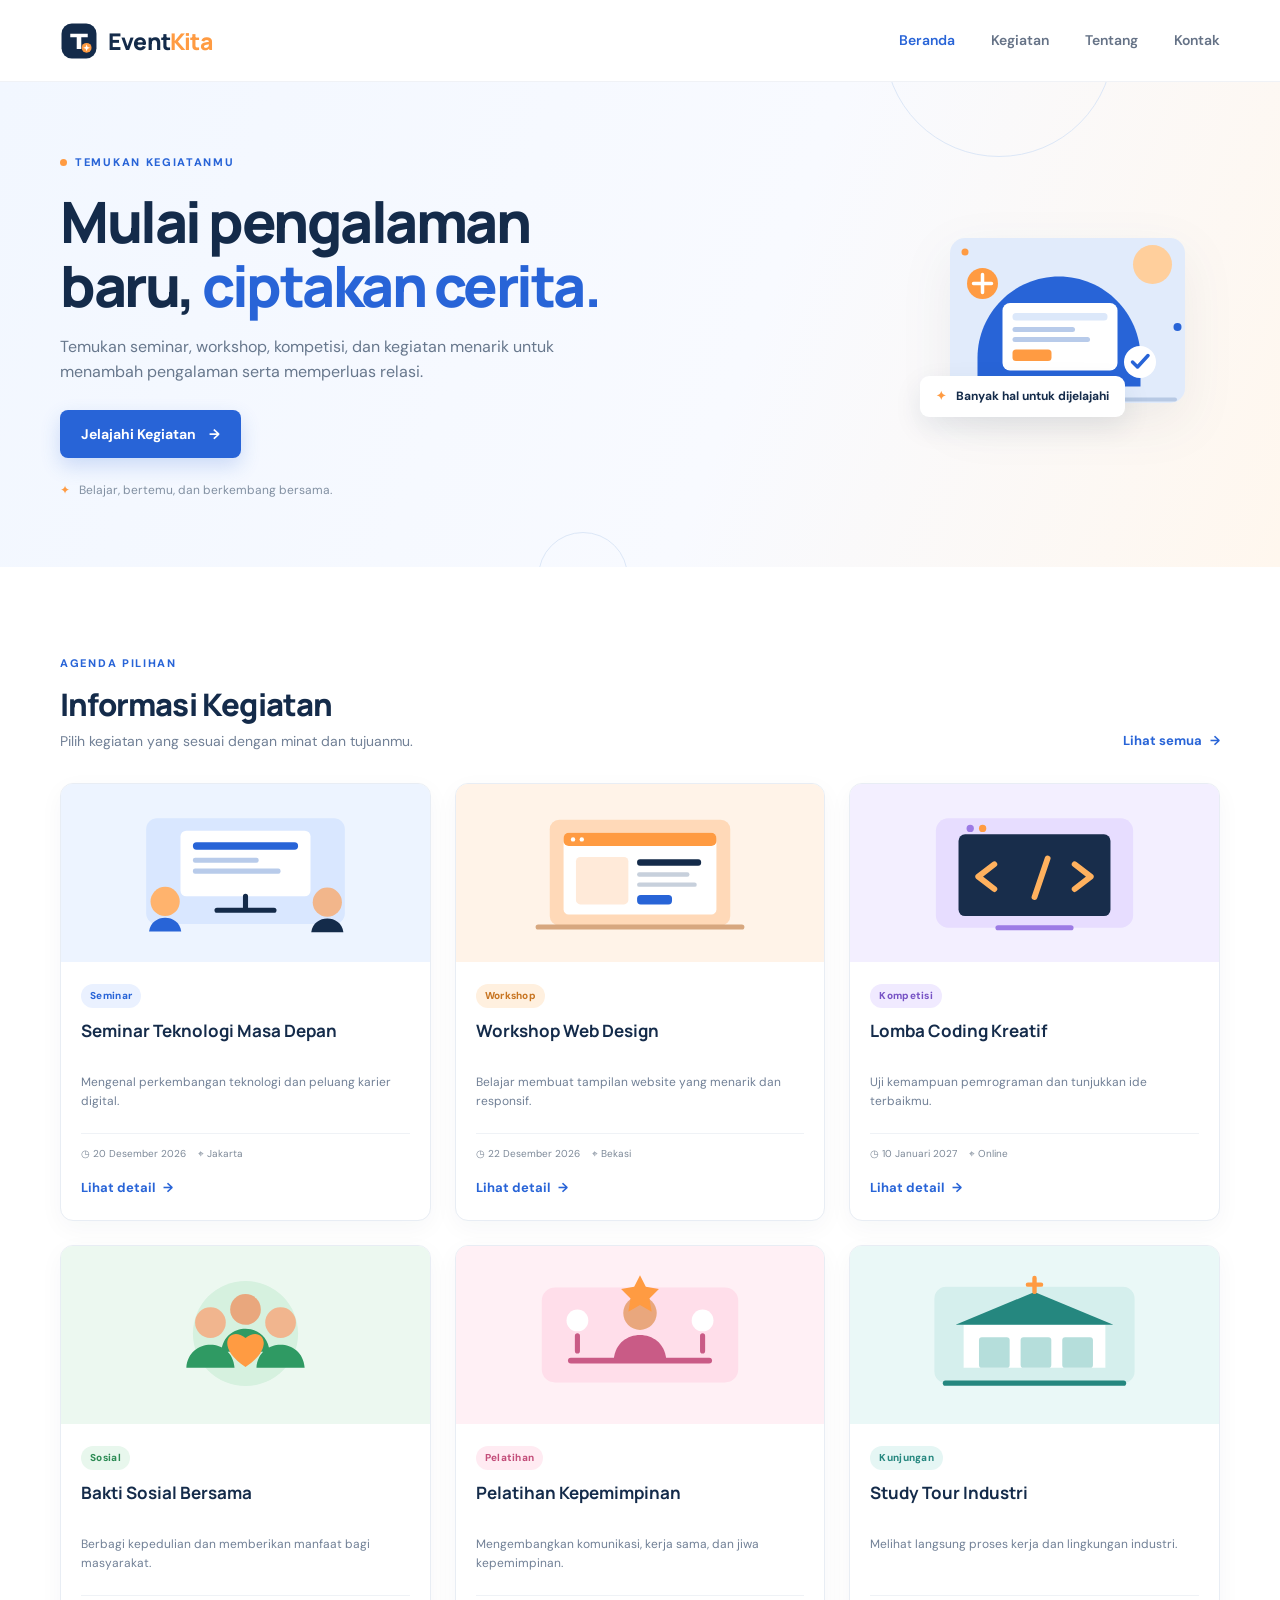
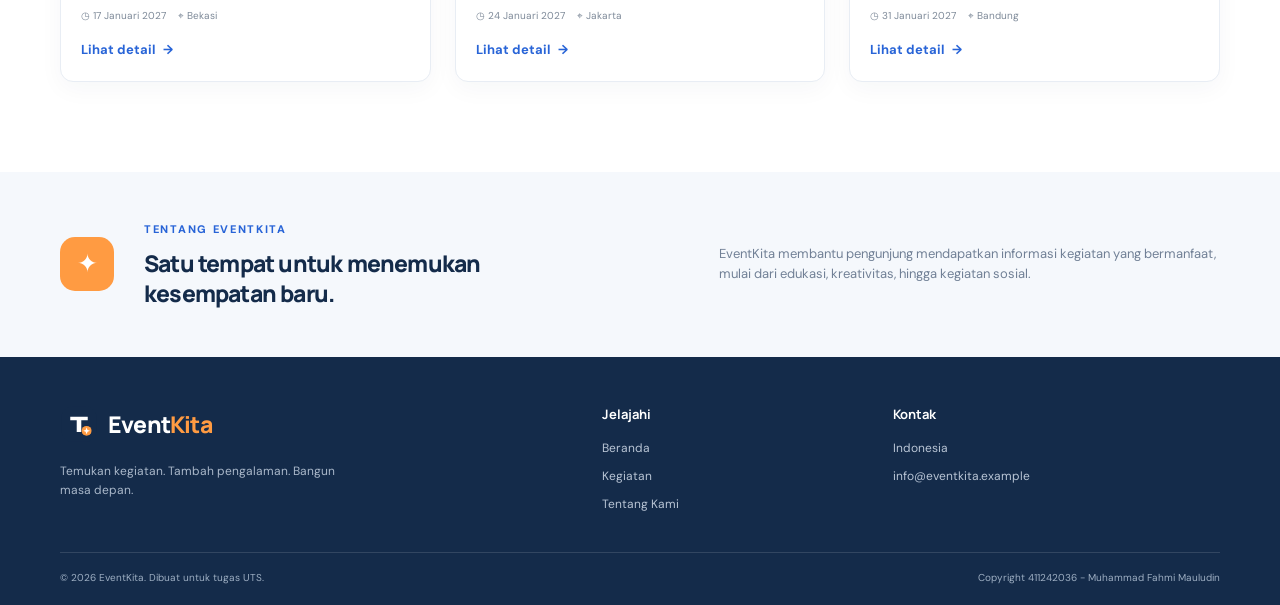
<file: index.html>
<!DOCTYPE html>
<html lang="id">
<head>
  <meta charset="UTF-8">
  <meta name="viewport" content="width=device-width, initial-scale=1.0">
  <meta name="description" content="EventKita - informasi kegiatan, seminar, workshop, dan komunitas.">
  <title>EventKita | Temukan Kegiatan Seru</title>
  <link rel="icon" href="img/logo.svg" type="image/svg+xml">
  <link rel="stylesheet" href="style.css">
</head>
<body>
  <header class="site-header">
    <div class="container nav-wrap">
      <a class="brand" href="index.html" aria-label="EventKita, halaman utama">
        <img src="img/logo.svg" alt="" class="brand-logo">
        <span>Event<span class="brand-accent">Kita</span></span>
      </a>
      <button class="menu-toggle" aria-label="Buka menu" aria-expanded="false">☰</button>
      <nav class="main-nav" aria-label="Navigasi utama">
        <a class="active" href="index.html">Beranda</a>
        <a href="#kegiatan">Kegiatan</a>
        <a href="#tentang">Tentang</a>
        <a href="#kontak">Kontak</a>
      </nav>
    </div>
  </header>

  <main>
    <section class="hero">
      <div class="container hero-content">
        <div class="hero-copy">
          <span class="eyebrow"><span class="eyebrow-dot"></span> TEMUKAN KEGIATANMU</span>
          <h1>Mulai pengalaman baru, <span>ciptakan cerita.</span></h1>
          <p>Temukan seminar, workshop, kompetisi, dan kegiatan menarik untuk menambah pengalaman serta memperluas relasi.</p>
          <a class="btn btn-primary" href="#kegiatan">Jelajahi Kegiatan <span aria-hidden="true">→</span></a>
          <div class="hero-note"><span class="note-icon">✦</span> Belajar, bertemu, dan berkembang bersama.</div>
        </div>
        <div class="hero-art">
          <img src="img/hero-event.svg" alt="Ilustrasi peserta mengikuti kegiatan dan seminar">
          <div class="floating-tag"><span>✦</span> Banyak hal untuk dijelajahi</div>
        </div>
      </div>
      <div class="hero-shape shape-one"></div>
      <div class="hero-shape shape-two"></div>
    </section>

    <section class="section activities-section" id="kegiatan">
      <div class="container">
        <div class="section-heading">
          <div>
            <span class="eyebrow">AGENDA PILIHAN</span>
            <h2>Informasi Kegiatan</h2>
            <p>Pilih kegiatan yang sesuai dengan minat dan tujuanmu.</p>
          </div>
          <a class="text-link" href="#kegiatan">Lihat semua <span aria-hidden="true">→</span></a>
        </div>

        <div class="event-grid">
          <article class="event-card">
            <a class="event-image image-blue" href="detail.html?id=seminar" aria-label="Detail Seminar Teknologi Masa Depan"><img src="img/seminar.svg" alt="Ilustrasi seminar teknologi"></a>
            <div class="event-body">
              <span class="category category-blue">Seminar</span>
              <h3>Seminar Teknologi Masa Depan</h3>
              <p>Mengenal perkembangan teknologi dan peluang karier digital.</p>
              <div class="event-meta"><span>◷ 20 Desember 2026</span><span>⌖ Jakarta</span></div>
              <a class="card-link" href="detail.html?id=seminar">Lihat detail <span aria-hidden="true">→</span></a>
            </div>
          </article>

          <article class="event-card">
            <a class="event-image image-orange" href="detail.html?id=webdesign" aria-label="Detail Workshop Web Design"><img src="img/webdesign.svg" alt="Ilustrasi workshop desain web"></a>
            <div class="event-body">
              <span class="category category-orange">Workshop</span>
              <h3>Workshop Web Design</h3>
              <p>Belajar membuat tampilan website yang menarik dan responsif.</p>
              <div class="event-meta"><span>◷ 22 Desember 2026</span><span>⌖ Bekasi</span></div>
              <a class="card-link" href="detail.html?id=webdesign">Lihat detail <span aria-hidden="true">→</span></a>
            </div>
          </article>

          <article class="event-card">
            <a class="event-image image-purple" href="detail.html?id=coding" aria-label="Detail Lomba Coding"><img src="img/coding.svg" alt="Ilustrasi kompetisi coding"></a>
            <div class="event-body">
              <span class="category category-purple">Kompetisi</span>
              <h3>Lomba Coding Kreatif</h3>
              <p>Uji kemampuan pemrograman dan tunjukkan ide terbaikmu.</p>
              <div class="event-meta"><span>◷ 10 Januari 2027</span><span>⌖ Online</span></div>
              <a class="card-link" href="detail.html?id=coding">Lihat detail <span aria-hidden="true">→</span></a>
            </div>
          </article>

          <article class="event-card">
            <a class="event-image image-green" href="detail.html?id=sosial" aria-label="Detail Bakti Sosial"><img src="img/social.svg" alt="Ilustrasi kegiatan bakti sosial"></a>
            <div class="event-body">
              <span class="category category-green">Sosial</span>
              <h3>Bakti Sosial Bersama</h3>
              <p>Berbagi kepedulian dan memberikan manfaat bagi masyarakat.</p>
              <div class="event-meta"><span>◷ 17 Januari 2027</span><span>⌖ Bekasi</span></div>
              <a class="card-link" href="detail.html?id=sosial">Lihat detail <span aria-hidden="true">→</span></a>
            </div>
          </article>

          <article class="event-card">
            <a class="event-image image-pink" href="detail.html?id=leadership" aria-label="Detail Pelatihan Kepemimpinan"><img src="img/leadership.svg" alt="Ilustrasi pelatihan kepemimpinan"></a>
            <div class="event-body">
              <span class="category category-pink">Pelatihan</span>
              <h3>Pelatihan Kepemimpinan</h3>
              <p>Mengembangkan komunikasi, kerja sama, dan jiwa kepemimpinan.</p>
              <div class="event-meta"><span>◷ 24 Januari 2027</span><span>⌖ Jakarta</span></div>
              <a class="card-link" href="detail.html?id=leadership">Lihat detail <span aria-hidden="true">→</span></a>
            </div>
          </article>

          <article class="event-card">
            <a class="event-image image-teal" href="detail.html?id=study" aria-label="Detail Study Tour Industri"><img src="img/study-tour.svg" alt="Ilustrasi kunjungan industri"></a>
            <div class="event-body">
              <span class="category category-teal">Kunjungan</span>
              <h3>Study Tour Industri</h3>
              <p>Melihat langsung proses kerja dan lingkungan industri.</p>
              <div class="event-meta"><span>◷ 31 Januari 2027</span><span>⌖ Bandung</span></div>
              <a class="card-link" href="detail.html?id=study">Lihat detail <span aria-hidden="true">→</span></a>
            </div>
          </article>
        </div>
      </div>
    </section>

    <section class="about-strip" id="tentang">
      <div class="container about-inner">
        <div class="about-mark">✦</div>
        <div><span class="eyebrow">TENTANG EVENTKITA</span><h2>Satu tempat untuk menemukan kesempatan baru.</h2></div>
        <p>EventKita membantu pengunjung mendapatkan informasi kegiatan yang bermanfaat, mulai dari edukasi, kreativitas, hingga kegiatan sosial.</p>
      </div>
    </section>
  </main>

  <footer class="site-footer" id="kontak">
    <div class="container footer-main">
      <div class="footer-brand">
        <a class="brand brand-light" href="index.html"><img src="img/logo.svg" alt="" class="brand-logo"><span>Event<span class="brand-accent">Kita</span></span></a>
        <p>Temukan kegiatan. Tambah pengalaman. Bangun masa depan.</p>
      </div>
      <div class="footer-info"><h3>Jelajahi</h3><a href="index.html">Beranda</a><a href="#kegiatan">Kegiatan</a><a href="#tentang">Tentang Kami</a></div>
      <div class="footer-info"><h3>Kontak</h3><span>Indonesia</span><a href="mailto:info@eventkita.example">info@eventkita.example</a></div>
    </div>
    <div class="container footer-bottom">
      <span>© 2026 EventKita. Dibuat untuk tugas UTS.</span>
      <span>Copyright 411242036 - Muhammad Fahmi Mauludin</span>
    </div>
  </footer>
  <script src="script.js"></script>
</body>
</html>
</file>
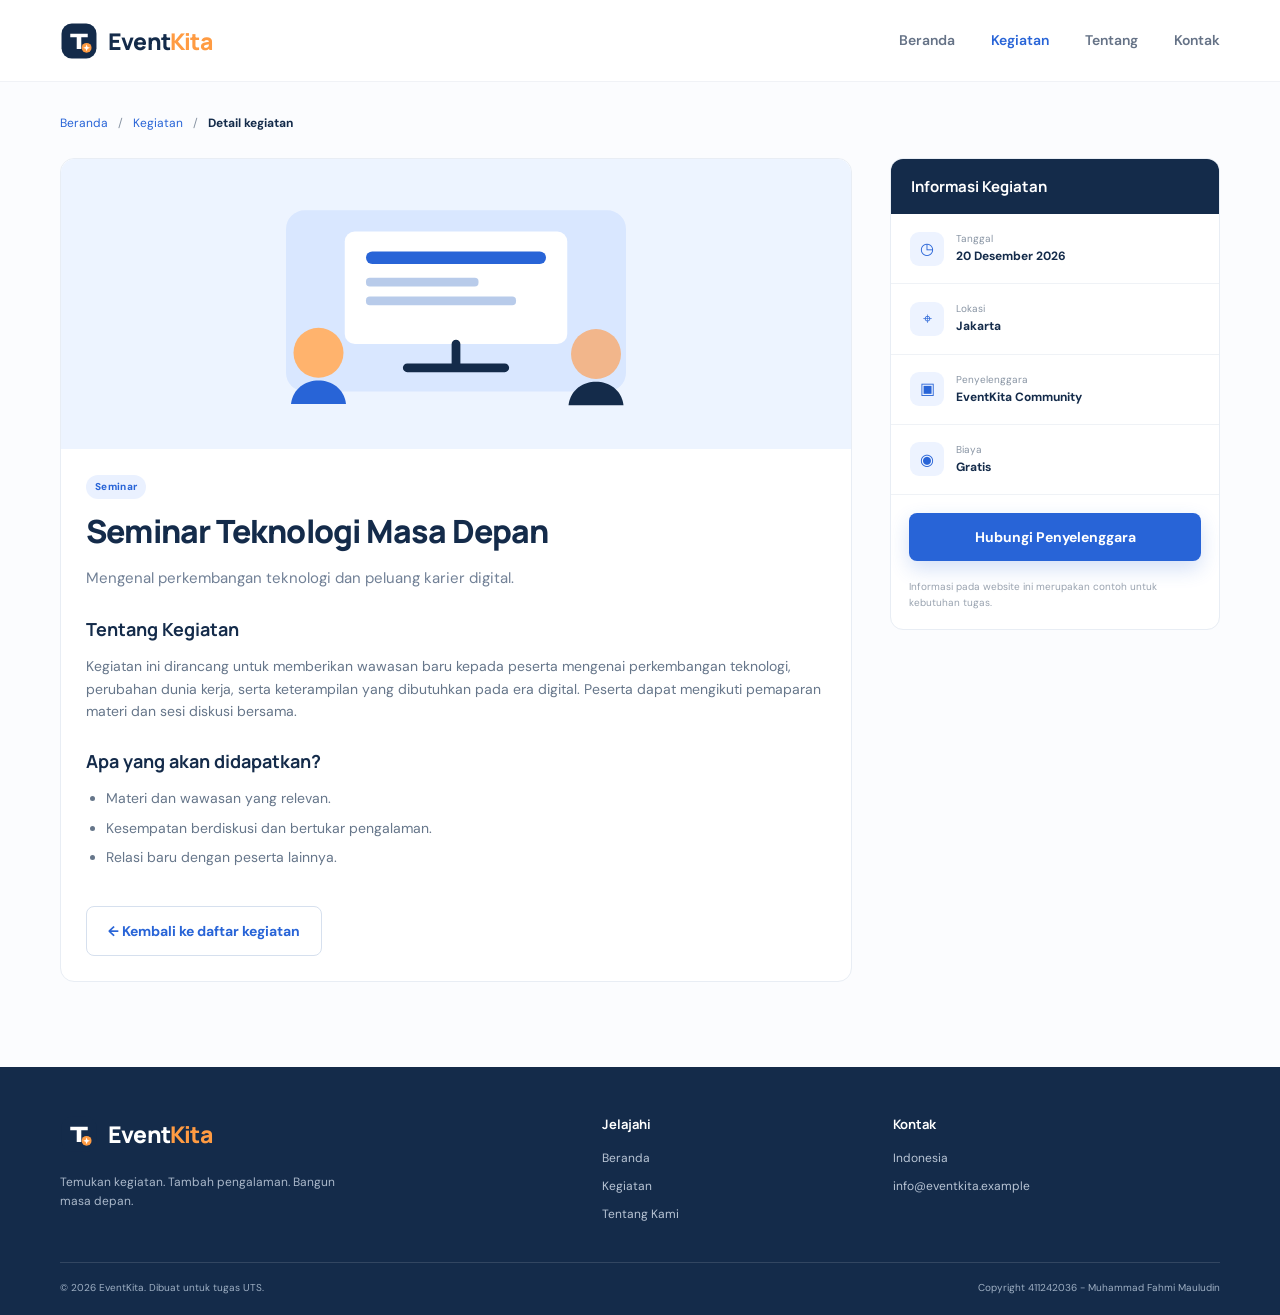
<file: detail.html>
<!DOCTYPE html>
<html lang="id">
<head>
  <meta charset="UTF-8">
  <meta name="viewport" content="width=device-width, initial-scale=1.0">
  <meta name="description" content="Detail informasi kegiatan EventKita.">
  <title>Detail Kegiatan | EventKita</title>
  <link rel="icon" href="img/logo.svg" type="image/svg+xml">
  <link rel="stylesheet" href="style.css">
</head>
<body>
  <header class="site-header">
    <div class="container nav-wrap">
      <a class="brand" href="index.html" aria-label="EventKita, halaman utama"><img src="img/logo.svg" alt="" class="brand-logo"><span>Event<span class="brand-accent">Kita</span></span></a>
      <button class="menu-toggle" aria-label="Buka menu" aria-expanded="false">☰</button>
      <nav class="main-nav" aria-label="Navigasi utama">
        <a href="index.html">Beranda</a><a class="active" href="index.html#kegiatan">Kegiatan</a><a href="index.html#tentang">Tentang</a><a href="#kontak">Kontak</a>
      </nav>
    </div>
  </header>

  <main class="detail-page">
    <div class="container">
      <div class="breadcrumb"><a href="index.html">Beranda</a><span>/</span><a href="index.html#kegiatan">Kegiatan</a><span>/</span><strong>Detail kegiatan</strong></div>
      <div class="detail-layout">
        <article class="detail-content">
          <div class="detail-cover" id="detail-cover"><img id="event-image" src="img/seminar.svg" alt="Ilustrasi kegiatan"></div>
          <span class="category category-blue" id="event-category">Seminar</span>
          <h1 id="event-title">Seminar Teknologi Masa Depan</h1>
          <p class="detail-intro" id="event-intro">Mengenal perkembangan teknologi dan peluang karier digital.</p>
          <h2>Tentang Kegiatan</h2>
          <p id="event-description">Kegiatan ini dirancang untuk memberikan wawasan baru kepada peserta mengenai perkembangan teknologi, perubahan dunia kerja, serta keterampilan yang dibutuhkan pada era digital. Peserta akan mendapatkan materi dari pemateri dan kesempatan berdiskusi.</p>
          <h2>Apa yang akan didapatkan?</h2>
          <ul class="benefit-list" id="event-benefits">
            <li>Materi dan wawasan yang relevan.</li><li>Kesempatan berdiskusi dan bertukar pengalaman.</li><li>Relasi baru dengan peserta lainnya.</li>
          </ul>
          <a class="btn btn-outline" href="index.html#kegiatan">← Kembali ke daftar kegiatan</a>
        </article>
        <aside class="detail-sidebar">
          <div class="sidebar-heading">Informasi Kegiatan</div>
          <div class="info-row"><span class="info-icon">◷</span><div><small>Tanggal</small><strong id="event-date">20 Desember 2026</strong></div></div>
          <div class="info-row"><span class="info-icon">⌖</span><div><small>Lokasi</small><strong id="event-location">Jakarta</strong></div></div>
          <div class="info-row"><span class="info-icon">▣</span><div><small>Penyelenggara</small><strong id="event-organizer">EventKita Community</strong></div></div>
          <div class="info-row"><span class="info-icon">◉</span><div><small>Biaya</small><strong id="event-price">Gratis</strong></div></div>
          <a class="btn btn-primary btn-full" href="mailto:info@eventkita.example?subject=Informasi%20Kegiatan">Hubungi Penyelenggara</a>
          <p class="sidebar-note">Informasi pada website ini merupakan contoh untuk kebutuhan tugas.</p>
        </aside>
      </div>
    </div>
  </main>

  <footer class="site-footer" id="kontak">
    <div class="container footer-main">
      <div class="footer-brand"><a class="brand brand-light" href="index.html"><img src="img/logo.svg" alt="" class="brand-logo"><span>Event<span class="brand-accent">Kita</span></span></a><p>Temukan kegiatan. Tambah pengalaman. Bangun masa depan.</p></div>
      <div class="footer-info"><h3>Jelajahi</h3><a href="index.html">Beranda</a><a href="index.html#kegiatan">Kegiatan</a><a href="index.html#tentang">Tentang Kami</a></div>
      <div class="footer-info"><h3>Kontak</h3><span>Indonesia</span><a href="mailto:info@eventkita.example">info@eventkita.example</a></div>
    </div>
    <div class="container footer-bottom"><span>© 2026 EventKita. Dibuat untuk tugas UTS.</span><span>Copyright 411242036 - Muhammad Fahmi Mauludin</span></div>
  </footer>
  <script src="script.js"></script>
</body>
</html>
</file>
<file: style.css>
@import url('https://fonts.googleapis.com/css2?family=DM+Sans:wght@400;500;600;700&family=Manrope:wght@400;500;600;700;800&display=swap');

:root {
  --navy: #142b4a;
  --blue: #2864d7;
  --orange: #ff9b42;
  --ink: #1c2b3e;
  --muted: #718096;
  --pale: #f5f8fc;
  --line: #e8edf4;
  --white: #fff;
}
* { box-sizing: border-box; }
html { scroll-behavior: smooth; }
body { margin: 0; color: var(--ink); font-family: 'DM Sans', Arial, sans-serif; line-height: 1.6; background: #fff; }
a { color: inherit; text-decoration: none; }
img { display: block; max-width: 100%; }
.container { width: min(1160px, calc(100% - 48px)); margin: 0 auto; }
.site-header { height: 82px; background: #fff; display: flex; align-items: center; position: relative; z-index: 5; border-bottom: 1px solid #f0f2f6; }
.nav-wrap { display: flex; align-items: center; justify-content: space-between; }
.brand { display: inline-flex; align-items: center; gap: 10px; color: var(--navy); font: 800 23px 'Manrope', sans-serif; letter-spacing: -.8px; }
.brand-logo { width: 38px; height: 38px; }
.brand-accent { color: var(--orange); }
.main-nav { display: flex; align-items: center; gap: 36px; }
.main-nav a { color: #657286; font-size: 14px; font-weight: 600; transition: color .2s; }
.main-nav a:hover, .main-nav a.active { color: var(--blue); }
.menu-toggle { display: none; border: 0; background: transparent; color: var(--navy); font-size: 25px; cursor: pointer; }
.hero { position: relative; overflow: hidden; background: linear-gradient(110deg, #f2f7ff 0%, #f8faff 58%, #fff7ee 100%); min-height: 485px; display: flex; align-items: center; }
.hero-content { position: relative; z-index: 1; display: grid; grid-template-columns: 1.05fr .95fr; align-items: center; gap: 44px; padding-top: 50px; padding-bottom: 50px; }
.eyebrow { display: inline-flex; align-items: center; gap: 8px; color: var(--blue); font-size: 11px; font-weight: 800; letter-spacing: 1.7px; }
.eyebrow-dot { width: 7px; height: 7px; background: var(--orange); border-radius: 50%; }
.hero h1 { max-width: 590px; margin: 16px 0; color: var(--navy); font: 800 clamp(38px, 4.5vw, 57px)/1.12 'Manrope', sans-serif; letter-spacing: -2.5px; }
.hero h1 span { color: var(--blue); }
.hero-copy > p { max-width: 510px; margin: 0 0 25px; color: #68788d; font-size: 16px; }
.btn { display: inline-flex; align-items: center; justify-content: center; gap: 13px; padding: 13px 21px; border-radius: 8px; font-size: 14px; font-weight: 700; transition: transform .2s, box-shadow .2s; }
.btn:hover { transform: translateY(-2px); }
.btn-primary { color: #fff; background: var(--blue); box-shadow: 0 8px 20px #2864d733; }
.btn-primary:hover { box-shadow: 0 10px 24px #2864d755; }
.btn-outline { border: 1px solid #d6e0ee; color: var(--blue); background: #fff; }
.hero-note { margin-top: 23px; color: #8290a2; font-size: 12px; }
.note-icon { color: var(--orange); margin-right: 6px; }
.hero-art { position: relative; max-width: 510px; justify-self: end; }
.hero-art img { width: 100%; filter: drop-shadow(0 18px 25px #233b5c12); }
.floating-tag { position: absolute; bottom: 15px; left: 0; background: #fff; padding: 11px 16px; border-radius: 9px; box-shadow: 0 10px 28px #1a345018; color: var(--navy); font-size: 12px; font-weight: 700; }
.floating-tag span { color: var(--orange); margin-right: 7px; }
.hero-shape { position: absolute; border-radius: 50%; border: 1px solid #dce7f7; }
.shape-one { width: 230px; height: 230px; top: -155px; right: 13%; }
.shape-two { width: 90px; height: 90px; bottom: -55px; left: 42%; }
.section { padding: 82px 0 90px; }
.section-heading { display: flex; align-items: end; justify-content: space-between; margin-bottom: 31px; }
.section-heading h2, .about-inner h2 { margin: 8px 0 5px; color: var(--navy); font: 800 31px 'Manrope', sans-serif; letter-spacing: -.8px; }
.section-heading p { margin: 0; color: var(--muted); font-size: 14px; }
.text-link, .card-link { color: var(--blue); font-size: 13px; font-weight: 700; }
.text-link span, .card-link span { margin-left: 5px; }
.event-grid { display: grid; grid-template-columns: repeat(3, 1fr); gap: 24px; }
.event-card { overflow: hidden; background: #fff; border: 1px solid var(--line); border-radius: 13px; box-shadow: 0 7px 24px #1c35500a; transition: transform .2s, box-shadow .2s; }
.event-card:hover { transform: translateY(-4px); box-shadow: 0 15px 32px #1c355015; }
.event-image { display: flex; align-items: center; justify-content: center; height: 178px; padding: 16px; overflow: hidden; }
.event-image img { width: 100%; height: 100%; object-fit: contain; transition: transform .3s; }
.event-card:hover .event-image img { transform: scale(1.04); }
.image-blue { background: #edf4ff; } .image-orange { background: #fff3e8; } .image-purple { background: #f3efff; }
.image-green { background: #ecf8f0; } .image-pink { background: #fff0f5; } .image-teal { background: #eaf8f7; }
.event-body { padding: 19px 20px 20px; }
.category { display: inline-block; padding: 4px 9px; border-radius: 20px; font-size: 10px; font-weight: 800; letter-spacing: .3px; }
.category-blue { color: #2864d7; background: #eaf1ff; } .category-orange { color: #c87522; background: #fff0df; }
.category-purple { color: #7753c5; background: #f0eaff; } .category-green { color: #2c8b54; background: #e8f7ed; }
.category-pink { color: #c34e7a; background: #ffebf2; } .category-teal { color: #25877f; background: #e5f6f4; }
.event-body h3 { min-height: 48px; margin: 11px 0 6px; color: var(--navy); font: 700 17px/1.4 'Manrope', sans-serif; }
.event-body p { min-height: 45px; margin: 0 0 15px; color: var(--muted); font-size: 12px; }
.event-meta { display: flex; flex-wrap: wrap; gap: 12px; padding: 12px 0; border-top: 1px solid #eff2f6; color: #7d8998; font-size: 10px; }
.card-link { display: inline-block; margin-top: 3px; }
.about-strip { padding: 43px 0; background: #f5f8fc; }
.about-inner { display: grid; grid-template-columns: 60px 1.1fr 1fr; align-items: center; gap: 24px; }
.about-mark { width: 54px; height: 54px; display: grid; place-items: center; border-radius: 15px; color: #fff; background: var(--orange); font-size: 25px; }
.about-inner h2 { max-width: 440px; font-size: 23px; line-height: 1.3; }
.about-inner p { margin: 0; color: var(--muted); font-size: 13px; }
.site-footer { color: #d5deea; background: var(--navy); }
.footer-main { display: grid; grid-template-columns: 2fr 1fr 1.3fr; gap: 40px; padding-top: 48px; padding-bottom: 38px; }
.brand-light { color: #fff; }
.footer-brand p { max-width: 280px; color: #aab8ca; font-size: 12px; }
.footer-info { display: flex; flex-direction: column; gap: 9px; font-size: 12px; color: #b9c5d5; }
.footer-info h3 { margin: 0 0 7px; color: #fff; font: 700 13px 'Manrope', sans-serif; }
.footer-info a:hover { color: var(--orange); }
.footer-bottom { display: flex; justify-content: space-between; gap: 16px; padding-top: 17px; padding-bottom: 19px; border-top: 1px solid #ffffff20; color: #9eafc3; font-size: 10px; }
.detail-page { min-height: 650px; padding: 32px 0 85px; background: #fbfcfe; }
.breadcrumb { display: flex; gap: 10px; margin-bottom: 25px; color: #8793a2; font-size: 12px; }
.breadcrumb a { color: var(--blue); }
.breadcrumb strong { color: var(--navy); }
.detail-layout { display: grid; grid-template-columns: minmax(0, 1fr) 330px; align-items: start; gap: 38px; }
.detail-content { padding: 25px; background: #fff; border: 1px solid var(--line); border-radius: 14px; }
.detail-cover { height: 290px; display: flex; align-items: center; justify-content: center; margin: -25px -25px 23px; padding: 20px; background: #edf4ff; border-radius: 14px 14px 0 0; }
.detail-cover img { height: 100%; max-width: 100%; object-fit: contain; }
.detail-content h1 { margin: 12px 0 8px; color: var(--navy); font: 800 32px/1.25 'Manrope', sans-serif; letter-spacing: -.8px; }
.detail-intro { color: var(--muted); font-size: 15px; }
.detail-content h2 { margin: 27px 0 8px; color: var(--navy); font: 700 18px 'Manrope', sans-serif; }
.detail-content > p:not(.detail-intro) { color: #66768a; font-size: 14px; }
.benefit-list { padding-left: 20px; color: #66768a; font-size: 14px; }
.benefit-list li { margin: 7px 0; }
.detail-content .btn { margin-top: 23px; }
.detail-sidebar { overflow: hidden; background: #fff; border: 1px solid var(--line); border-radius: 13px; }
.sidebar-heading { padding: 17px 20px; color: #fff; background: var(--navy); font: 700 15px 'Manrope', sans-serif; }
.info-row { display: flex; gap: 12px; align-items: center; padding: 17px 19px; border-bottom: 1px solid #eff2f6; }
.info-icon { width: 34px; height: 34px; display: grid; place-items: center; flex: 0 0 34px; border-radius: 9px; color: var(--blue); background: #edf3ff; }
.info-row small { display: block; color: #8995a4; font-size: 10px; }
.info-row strong { display: block; color: var(--navy); font-size: 12px; }
.btn-full { display: flex; margin: 18px; }
.sidebar-note { margin: 0 18px 18px; color: #98a2af; font-size: 10px; }
@media (max-width: 850px) {
  .hero-content { grid-template-columns: 1fr  .85fr; gap: 15px; }
  .event-grid { grid-template-columns: repeat(2, 1fr); }
  .about-inner { grid-template-columns: 55px 1fr; }
  .about-inner p { grid-column: 2; }
  .detail-layout { grid-template-columns: 1fr 280px; gap: 20px; }
}
@media (max-width: 650px) {
  .container { width: min(100% - 34px, 500px); }
  .site-header { height: 70px; }
  .menu-toggle { display: block; }
  .main-nav { display: none; position: absolute; top: 69px; left: 0; right: 0; flex-direction: column; align-items: stretch; gap: 0; padding: 8px 22px 16px; background: #fff; border-bottom: 1px solid var(--line); box-shadow: 0 12px 20px #1c355010; }
  .main-nav.open { display: flex; }
  .main-nav a { padding: 11px 0; }
  .hero-content { grid-template-columns: 1fr; padding-top: 55px; padding-bottom: 38px; }
  .hero h1 { font-size: 42px; letter-spacing: -1.8px; }
  .hero-art { width: 85%; justify-self: center; margin-top: 10px; }
  .floating-tag { left: -15px; bottom: 4px; }
  .section { padding: 60px 0; }
  .section-heading { align-items: start; gap: 12px; }
  .section-heading h2 { font-size: 26px; }
  .text-link { white-space: nowrap; padding-top: 27px; }
  .event-grid { grid-template-columns: 1fr; gap: 17px; }
  .event-image { height: 190px; }
  .event-body h3, .event-body p { min-height: 0; }
  .about-inner { grid-template-columns: 48px 1fr; gap: 15px; }
  .about-mark { width: 45px; height: 45px; }
  .about-inner h2 { font-size: 20px; }
  .about-inner p { grid-column: 1 / -1; }
  .footer-main { grid-template-columns: 1fr 1fr; gap: 25px; padding-top: 38px; }
  .footer-brand { grid-column: 1 / -1; }
  .footer-bottom { flex-direction: column; }
  .detail-page { padding-top: 22px; }
  .detail-layout { grid-template-columns: 1fr; }
  .detail-content { padding: 18px; }
  .detail-cover { height: 220px; margin: -18px -18px 20px; }
  .detail-content h1 { font-size: 26px; }
}
</file>
